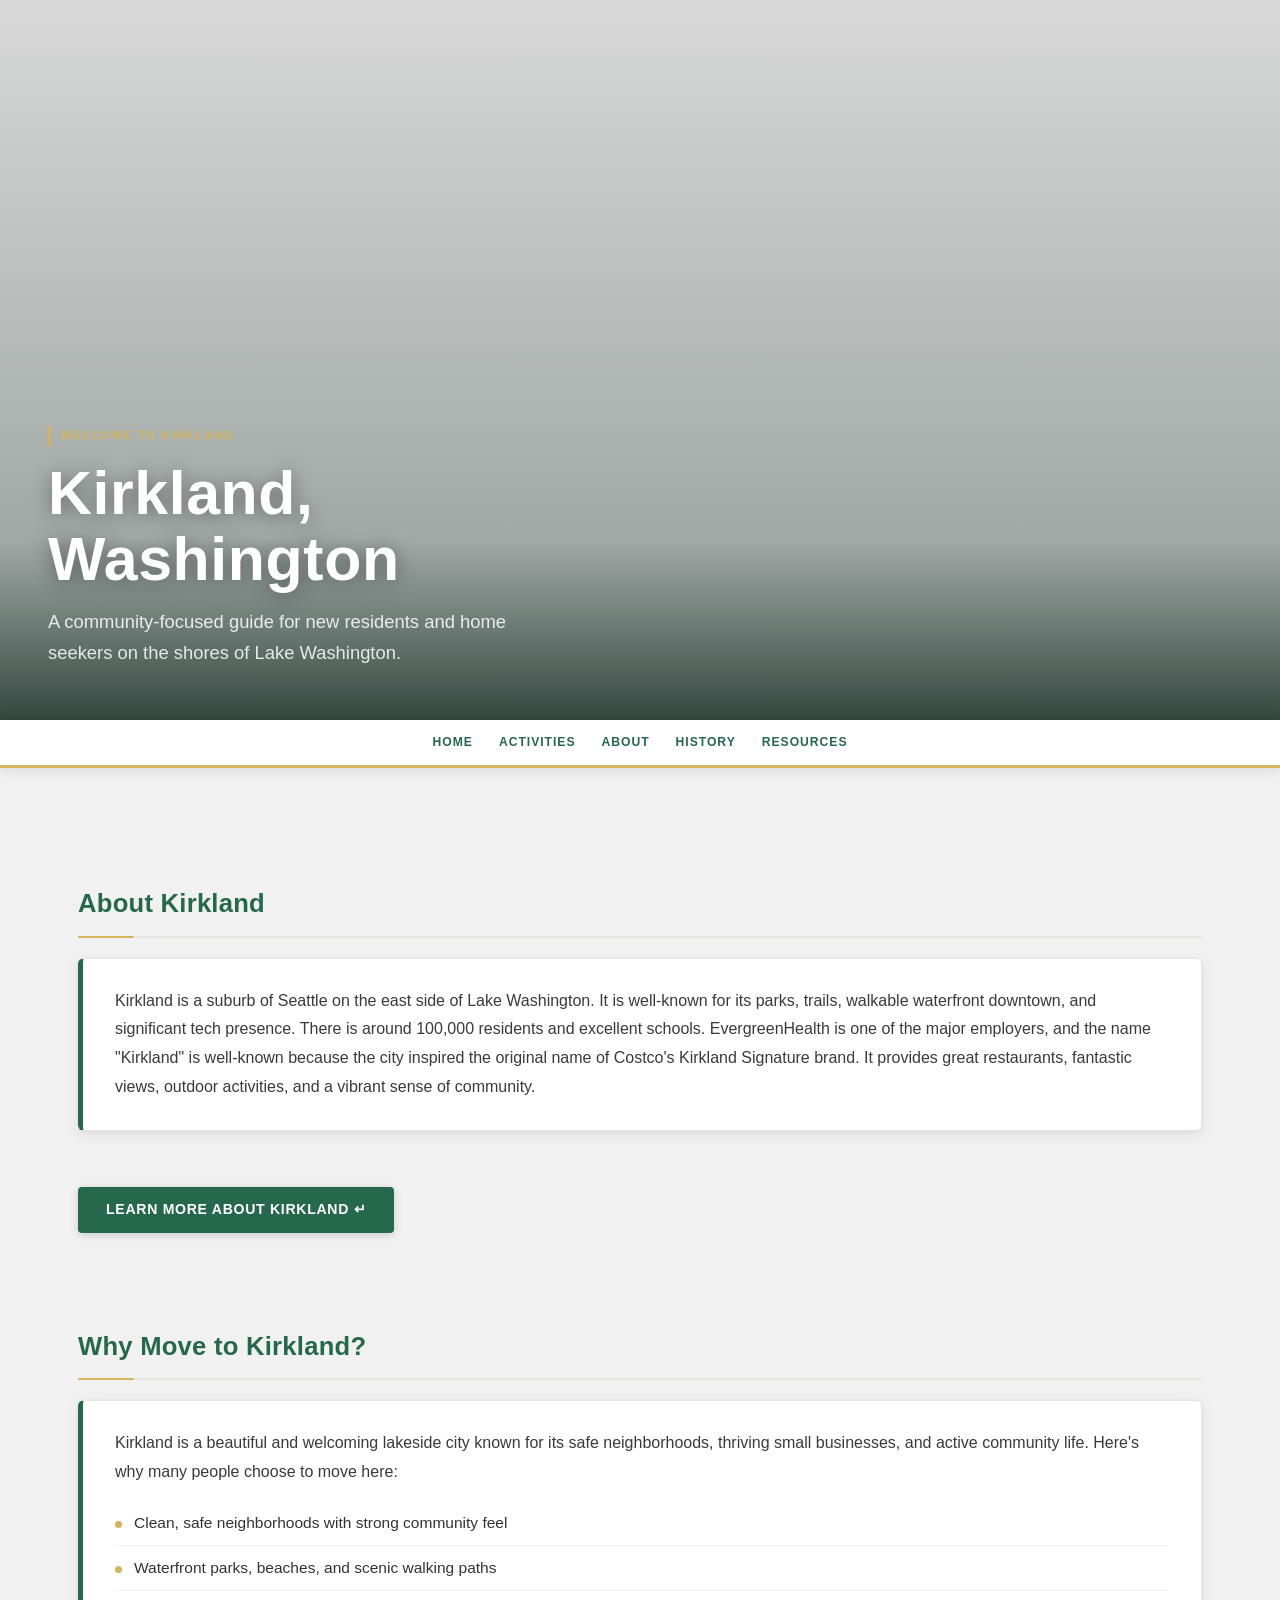
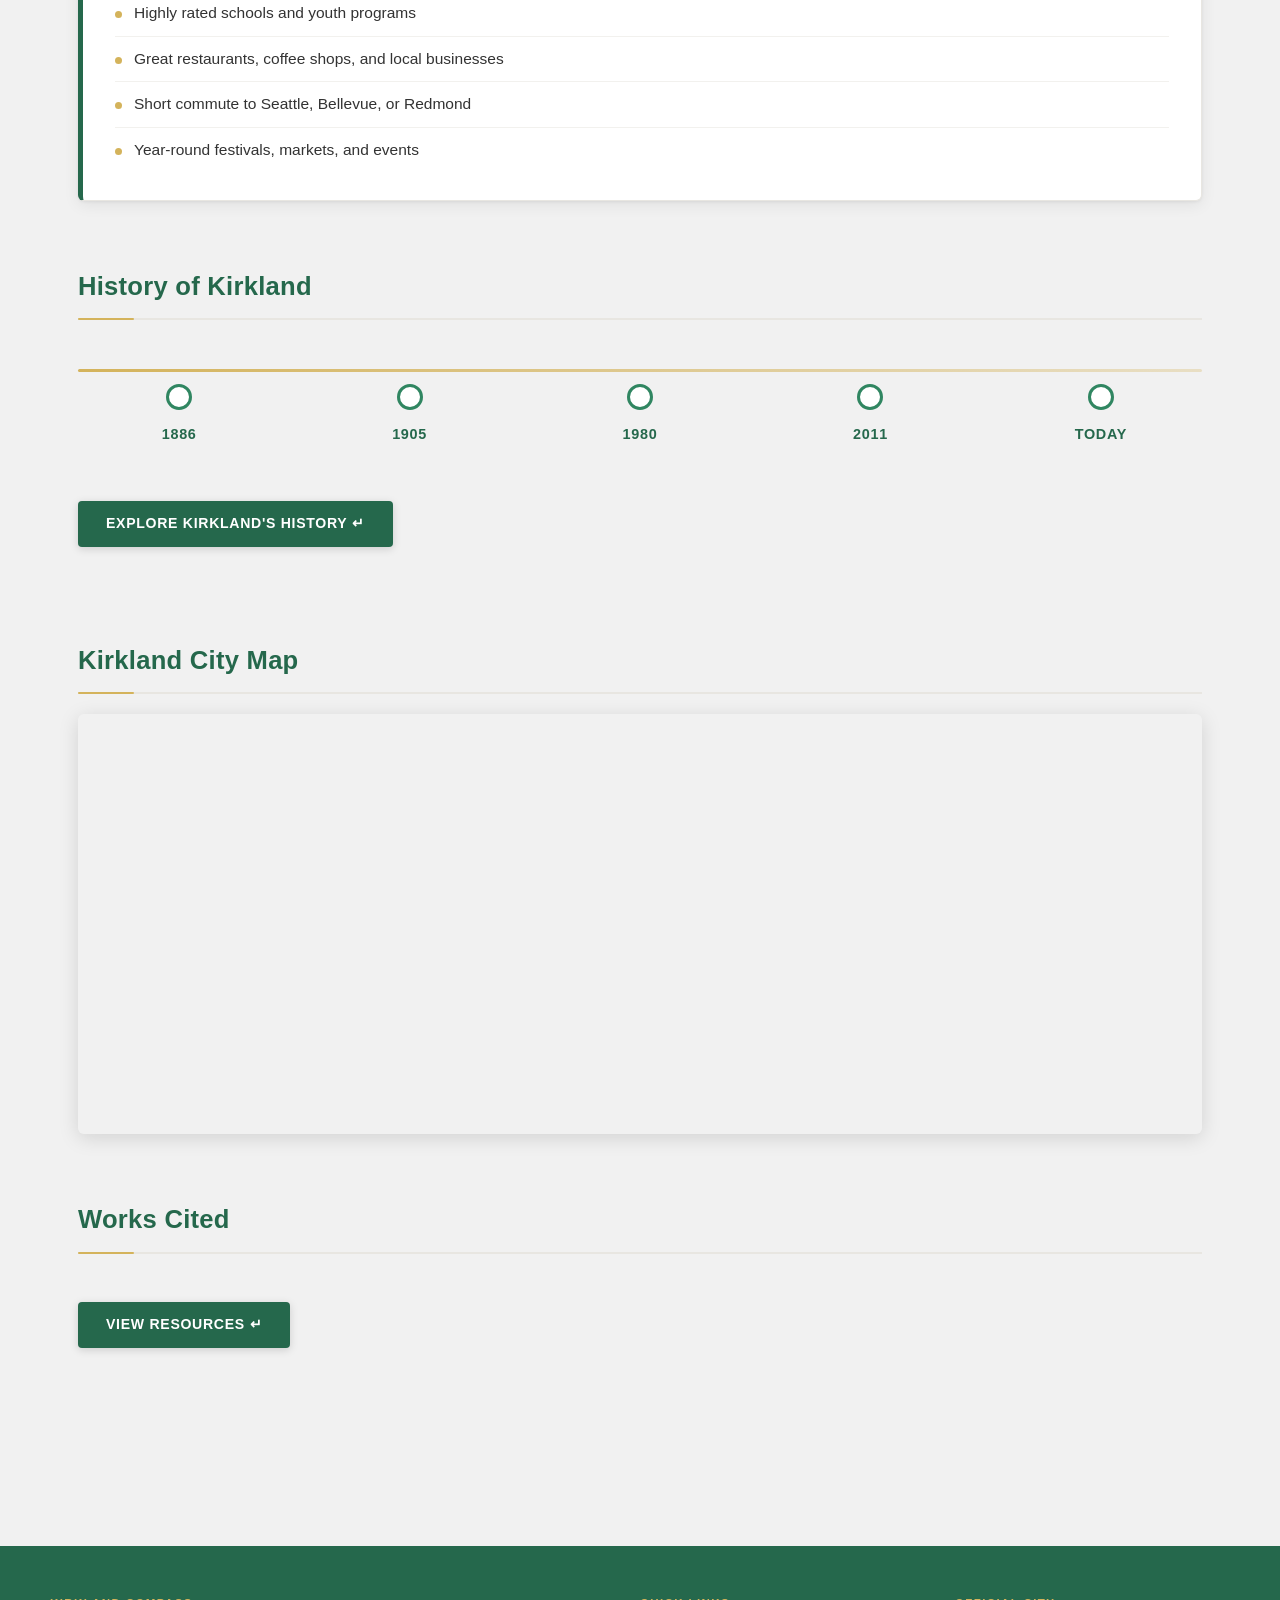
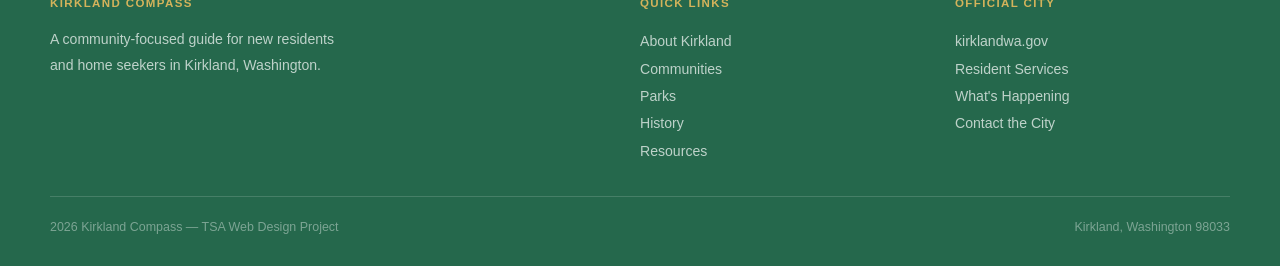
<file: index.html>
<!DOCTYPE html>
<html lang="en">
<head>
  <meta charset="UTF-8">
  <meta name="viewport" content="width=device-width, initial-scale=1.0">
  <link rel="icon" type="image/jpg" href="KirkSeal.png">
  <link rel="stylesheet" href="style.css">
  <title>Kirkland Compass</title>
  <style>
    .about-btn-wrapper { margin-top: 28px; }
    .timeline-item p { display: none; }
    .timeline-item.active p { display: block; }
  </style>
</head>

<body class="home">

<header class="hero">
  <div class="hero-overlay"></div>
  <div class="hero-content">
    <span class="eyebrow">Welcome to Kirkland</span>
    <h1>Kirkland, Washington</h1>
    <p>A community-focused guide for new residents and home seekers on the shores of Lake Washington.</p>
  </div>
</header>

<div class="subnav">
  <div class="subnav-item">
    <a href="index.html">Home</a>
    <div class="subnav-dropdown">
      <a href="index.html#about">About</a>
      <a href="index.html#whyMoveSection">Why Move?</a>
      <a href="index.html#history">History</a>
      <a href="index.html#map">Map</a>
      <a href="index.html#worksCited">Works Cited</a>
    </div>
  </div>
  <div class="subnav-item">
    <a href="activities.html">Activities</a>
    <div class="subnav-dropdown">
      <a href="activities.html#things-to-do">Things to Do</a>
      <a href="activities.html#restaurants">Restaurants</a>
      <a href="activities.html#parks">Parks</a>
      <a href="activities.html#map">Map</a>
      <a href="activities.html#communities">Communities</a>
    </div>
  </div>
  <a href="info.html">About</a>
  <a href="history.html">History</a>
  <div class="subnav-item">
    <a href="resources.html">Resources</a>
    <div class="subnav-dropdown">
      <a href="WebsiteDesignWorkLog.pdf">Work Log</a>
      <a href="Student Copyright Checklist.pdf">Student Copyright Checklist</a>
    </div>
  </div>
</div>

<div class="wrapper">

  <h2 id="about">About Kirkland</h2>
  <div class="card-list">
    <p>
      Kirkland is a suburb of Seattle on the east side of Lake Washington. It is well-known
      for its parks, trails, walkable waterfront downtown, and significant tech presence.
      There is around 100,000 residents and excellent schools.
      EvergreenHealth is one of the major employers, and the name "Kirkland" is well-known because
      the city inspired the original name of Costco's Kirkland Signature brand.
      It provides great restaurants, fantastic views, outdoor activities, and a vibrant sense of community.
    </p>
  </div>
  <div class="about-btn-wrapper">
    <a href="info.html" class="btn">Learn More About Kirkland ↵</a>
  </div>

  <h2 id="whyMoveSection">Why Move to Kirkland?</h2>
  <div class="card-list">
    <p>Kirkland is a beautiful and welcoming lakeside city known for its safe neighborhoods,
      thriving small businesses, and active community life. Here's why many people choose to move here:</p>
    <ul style="margin-top: 14px;">
      <li>Clean, safe neighborhoods with strong community feel</li>
      <li>Waterfront parks, beaches, and scenic walking paths</li>
      <li>Highly rated schools and youth programs</li>
      <li>Great restaurants, coffee shops, and local businesses</li>
      <li>Short commute to Seattle, Bellevue, or Redmond</li>
      <li>Year-round festivals, markets, and events</li>
    </ul>
  </div>

  <h2 id="history">History of Kirkland</h2>
  <div class="timeline">
    <div class="timeline-item" onclick="toggleTimeline(this)">
      <div class="circle"></div>
      <h3>1886</h3>
      <p>Kirkland was founded by Peter Kirk with plans for a steel industry on Lake Washington.</p>
    </div>
    <div class="timeline-item" onclick="toggleTimeline(this)">
      <div class="circle"></div>
      <h3>1905</h3>
      <p>Ferry access connected Kirkland to Seattle, boosting growth.</p>
    </div>
    <div class="timeline-item" onclick="toggleTimeline(this)">
      <div class="circle"></div>
      <h3>1980</h3>
      <p>Tech companies began to take root, driving rapid expansion.</p>
    </div>
    <div class="timeline-item" onclick="toggleTimeline(this)">
      <div class="circle"></div>
      <h3>2011</h3>
      <p>Annexation of surrounding neighborhoods increased population and area.</p>
    </div>
    <div class="timeline-item" onclick="toggleTimeline(this)">
      <div class="circle"></div>
      <h3>Today</h3>
      <p>Kirkland is home to diverse communities, businesses, waterfront recreation, and strong neighborhood connections.</p>
    </div>
  </div>

  <a href="history.html" class="btn">Explore Kirkland's History ↵</a>

  <h2 id="map">Kirkland City Map</h2>
  <div class="map-box">
    <iframe class="map"
      src="https://www.google.com/maps/embed?pb=!1m18!1m12!1m3!1d26882.363694387897!2d-122.2169586!3d47.6859576!2m3!1f0!2f0!3f0!3m2!1i1024!2i768!4f13.1!3m3!1m2!1s0x54906dabebbd6bbb%3A0x77db7c2a5c1f98ad!2sKirkland%2C%20WA!5e0!3m2!1sen!2sus!4v1731880000000!5m2!1sen!2sus">
    </iframe>
  </div>

  <h2 id="worksCited">Works Cited</h2>
  <a href="resources.html" class="btn">View Resources ↵</a>

</div>

<footer class="site-footer">
  <div class="footer-inner">
    <div>
      <h4>Kirkland Compass</h4>
      <p>A community-focused guide for new residents<br>and home seekers in Kirkland, Washington.</p>
    </div>
    <div>
      <h4>Quick Links</h4>
      <ul>
        <li><a href="#about">About Kirkland</a></li>
        <li><a href="#communities">Communities</a></li>
        <li><a href="#parks">Parks</a></li>
        <li><a href="history.html">History</a></li>
        <li><a href="resources.html">Resources</a></li>
      </ul>
    </div>
    <div>
      <h4>Official City</h4>
      <ul>
        <li><a href="https://www.kirklandwa.gov" target="_blank">kirklandwa.gov</a></li>
        <li><a href="https://www.kirklandwa.gov/Resident" target="_blank">Resident Services</a></li>
        <li><a href="https://www.kirklandwa.gov/Whats-Happening" target="_blank">What's Happening</a></li>
        <li><a href="https://www.kirklandwa.gov/Government/Contact-Us" target="_blank">Contact the City</a></li>
      </ul>
    </div>
  </div>
  <div class="footer-bottom">
    <span>2026 Kirkland Compass — TSA Web Design Project</span>
    <span>Kirkland, Washington 98033</span>
  </div>
</footer>

<script>
function toggleTimeline(item) {
  item.classList.toggle("active");
}

document.querySelectorAll('.subnav-item > a').forEach(link => {
  let tapped = false;

  link.addEventListener('click', function(e) {
    const item = this.parentElement;
    const dropdown = item.querySelector('.subnav-dropdown');

    if (dropdown && window.innerWidth <= 768) {
      if (!tapped) {
        e.preventDefault(); // first tap opens dropdown
        const isOpen = item.classList.contains('open');
        document.querySelectorAll('.subnav-item').forEach(i => i.classList.remove('open'));
        if (!isOpen) item.classList.add('open');
        tapped = true;

        // Close dropdown and reset tapped if user clicks outside
        document.addEventListener('click', function docListener(event) {
          if (!item.contains(event.target)) {
            item.classList.remove('open');
            tapped = false;
            document.removeEventListener('click', docListener);
          }
        });
      } else {
        // second tap follows the link
        tapped = false; // reset for next time
      }
    }
  });
});
</script>
</body>
</html>
</file>
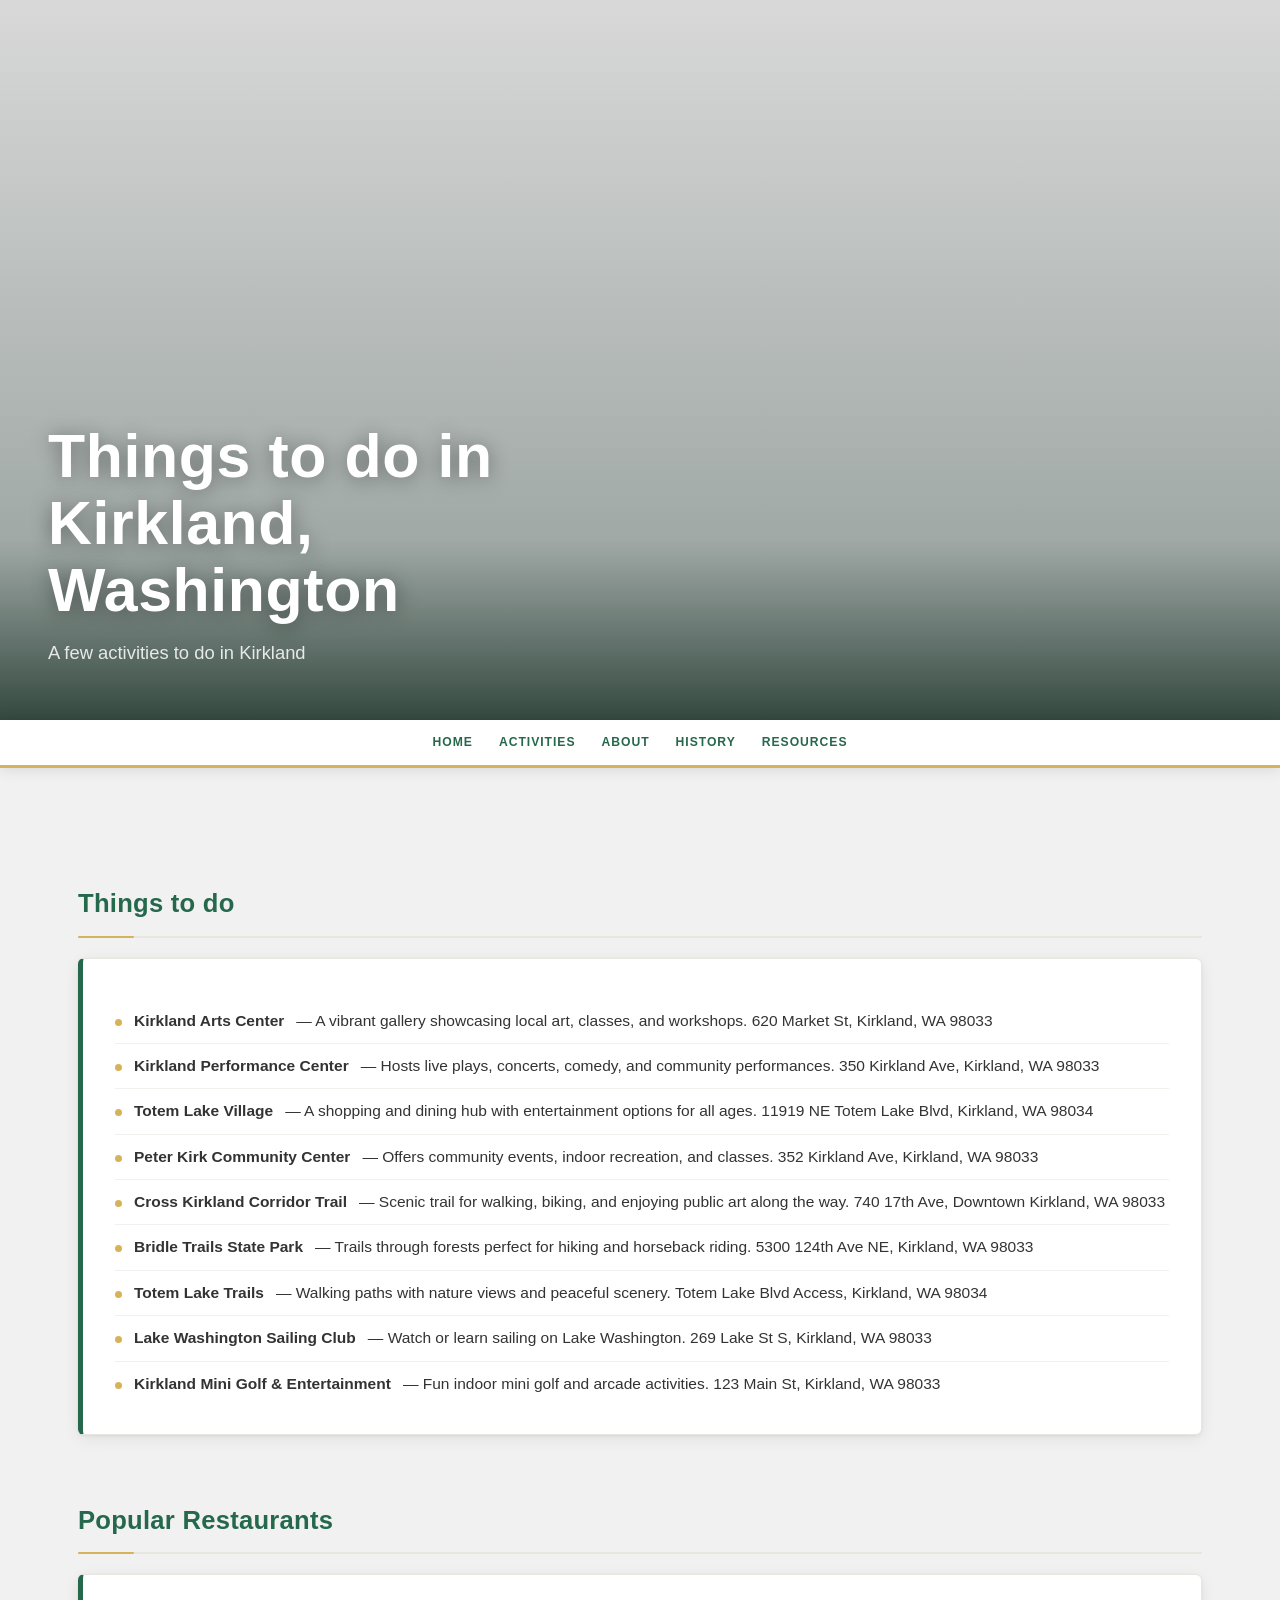
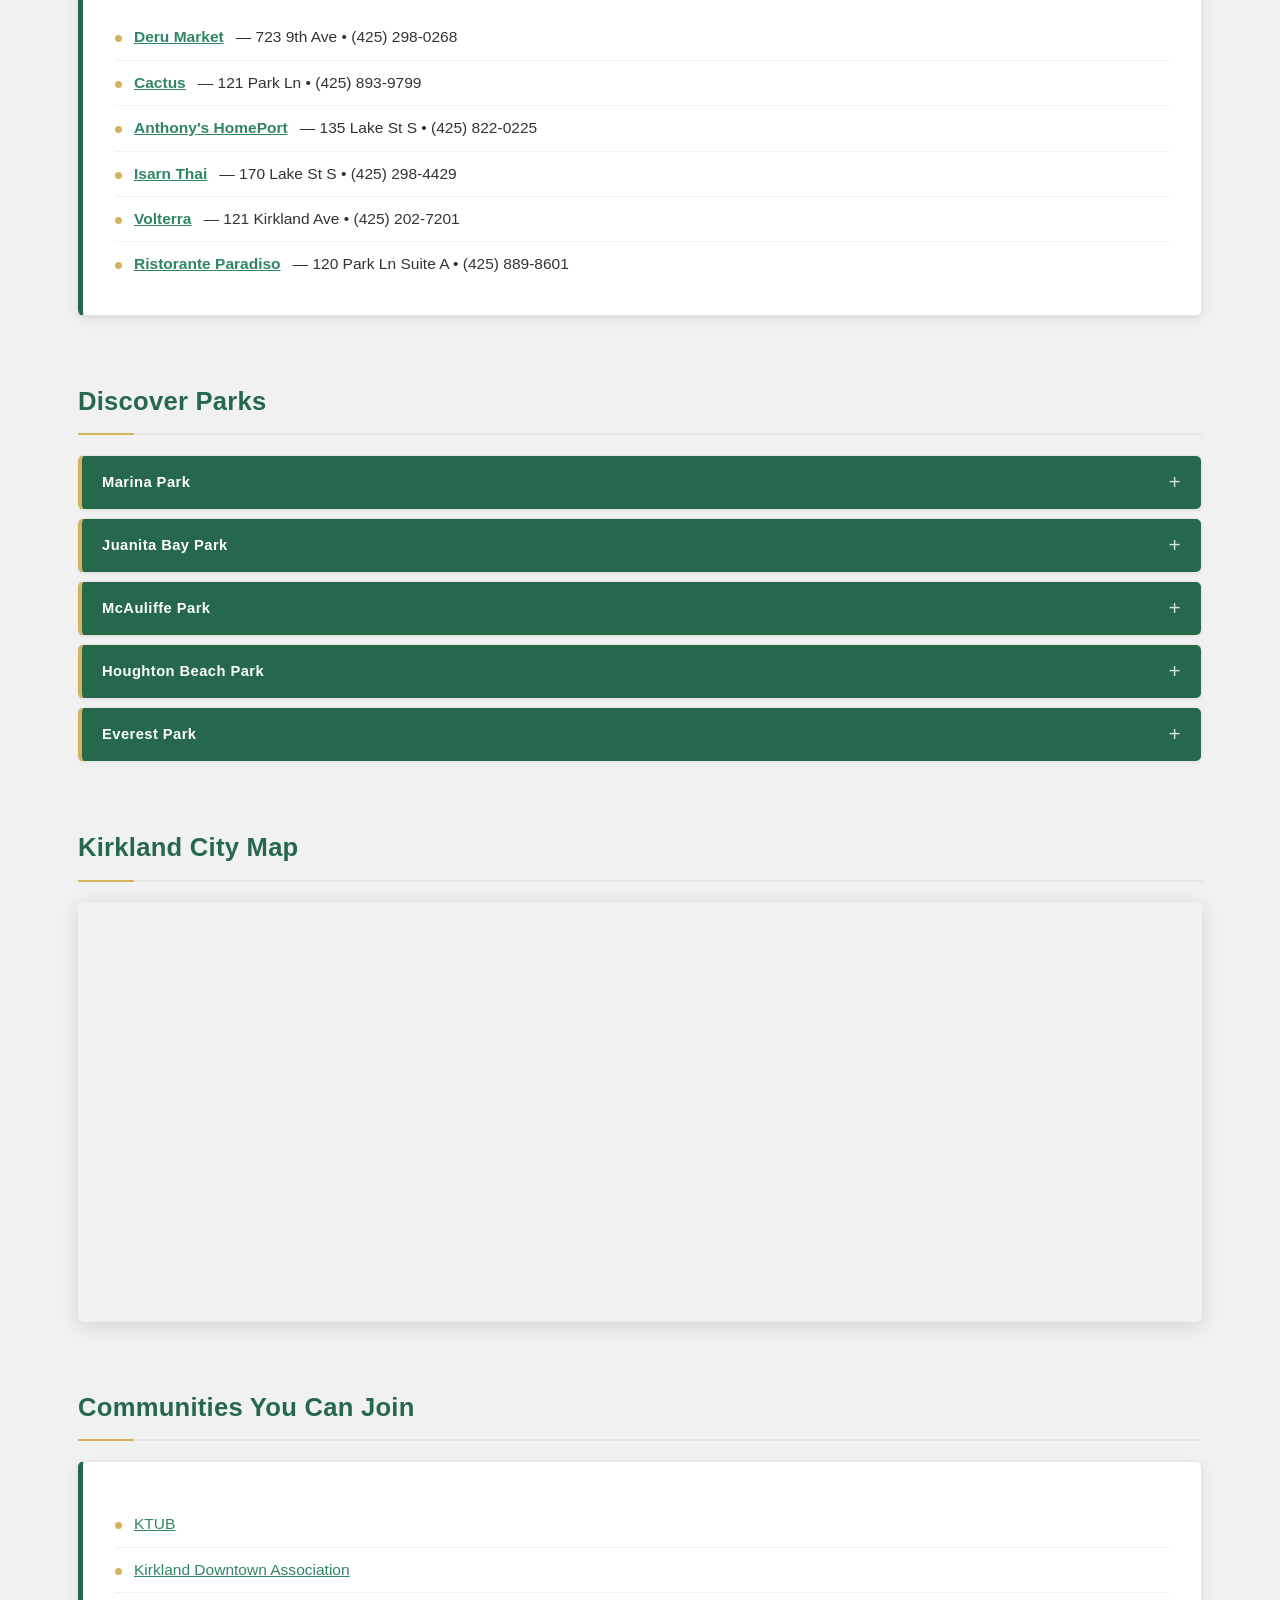
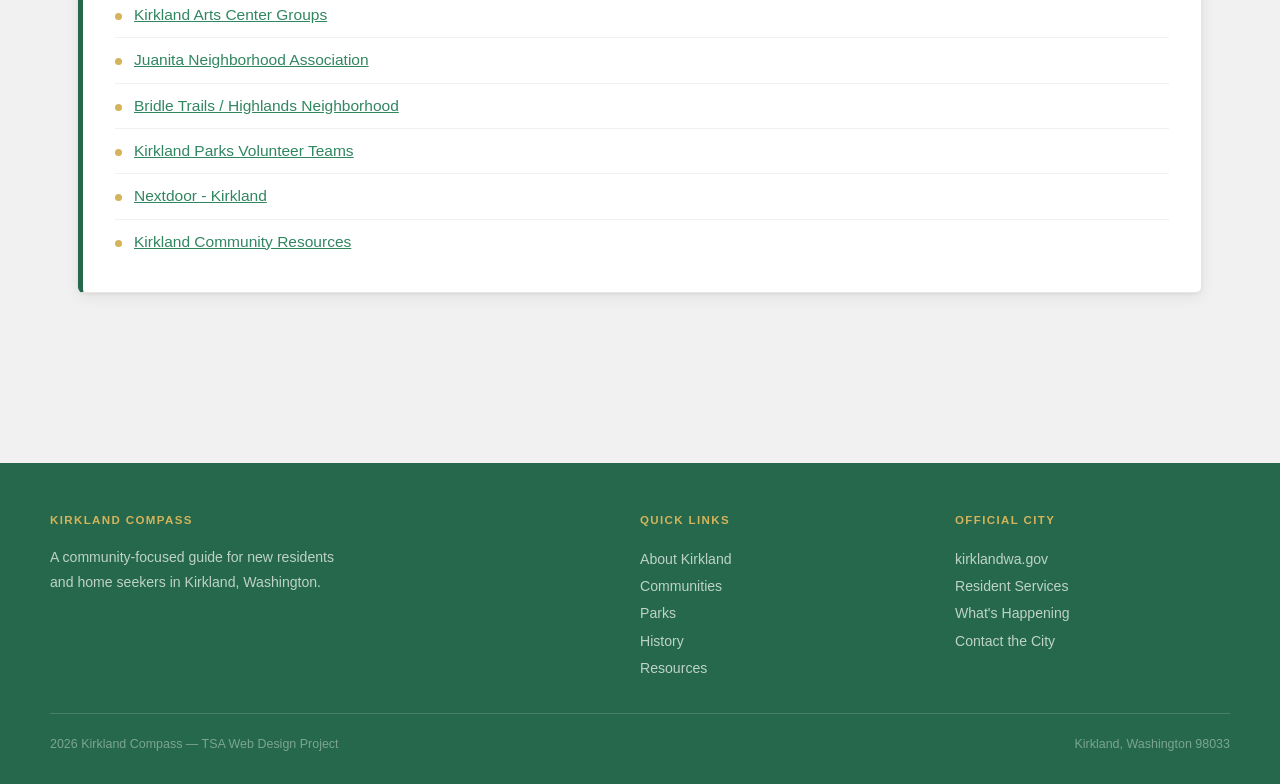
<file: activities.html>
<!DOCTYPE html>
  <html lang="en">
  <head>
    <meta charset="UTF-8" />
    <meta name="viewport" content="width=device-width, initial-scale=1.0" />
    <link rel="icon" type="image/jpg" href="KirkSeal.png" />
    <link rel="stylesheet" href="style.css" />
    <title>Activities - Kirkland Compass</title>
  </head>

  <body class="activities">
    <header class="hero">
      <div class="hero-overlay"></div>
      <div class="hero-content">
        <h1>Things to do in Kirkland, Washington</h1>
        <p>A few activities to do in Kirkland</p>
      </div>
    </header>

  <div class="subnav">
  <div class="subnav-item">
    <a href="index.html">Home</a>
    <div class="subnav-dropdown">
      <a href="index.html#about">About</a>
      <a href="index.html#whyMoveSection">Why Move?</a>
      <a href="index.html#history">History</a>
      <a href="index.html#map">Map</a>
      <a href="index.html#worksCited">Works Cited</a>
    </div>
  </div>
  <div class="subnav-item">
    <a href="activities.html">Activities</a>
    <div class="subnav-dropdown">
      <a href="activities.html#things-to-do">Things to Do</a>
      <a href="activities.html#restaurants">Restaurants</a>
      <a href="activities.html#parks">Parks</a>
      <a href="activities.html#map">Map</a>
      <a href="activities.html#communities">Communities</a>
    </div>
  </div>
  <a href="info.html">About</a>
  <a href="history.html">History</a>
  <div class="subnav-item">
    <a href="resources.html">Resources</a>
    <div class="subnav-dropdown">
      <a href="WebsiteDesignWorkLog.pdf">Work Log</a>
      <a href="Student Copyright Checklist.pdf">Student Copyright Checklist</a>
    </div>
  </div>
</div>

  <div class="wrapper">

    <h2 id="things-to-do">Things to do</h2>
  <div class="card-list">
    <ul>
      <li><strong>Kirkland Arts Center</strong> — A vibrant gallery showcasing local art, classes, and workshops.  
      620 Market St, Kirkland, WA 98033</li>

      <li><strong>Kirkland Performance Center</strong> — Hosts live plays, concerts, comedy, and community performances.  
      350 Kirkland Ave, Kirkland, WA 98033</li>

      <li><strong>Totem Lake Village</strong> — A shopping and dining hub with entertainment options for all ages.  
      11919 NE Totem Lake Blvd, Kirkland, WA 98034</li>

      <li><strong>Peter Kirk Community Center</strong> — Offers community events, indoor recreation, and classes.  
      352 Kirkland Ave, Kirkland, WA 98033</li>

      <li><strong>Cross Kirkland Corridor Trail</strong> — Scenic trail for walking, biking, and enjoying public art along the way.  
      740 17th Ave, Downtown Kirkland, WA 98033</li>

      <li><strong>Bridle Trails State Park</strong> — Trails through forests perfect for hiking and horseback riding.  
      5300 124th Ave NE, Kirkland, WA 98033</li>

      <li><strong>Totem Lake Trails</strong> — Walking paths with nature views and peaceful scenery.  
      Totem Lake Blvd Access, Kirkland, WA 98034</li>

      <li><strong>Lake Washington Sailing Club</strong> — Watch or learn sailing on Lake Washington.  
      269 Lake St S, Kirkland, WA 98033</li>

      <li><strong>Kirkland Mini Golf & Entertainment</strong> — Fun indoor mini golf and arcade activities.  
      123 Main St, Kirkland, WA 98033</li>
  </div>
  
    <h2 id="restaurants">Popular Restaurants</h2>
    <div class="card-list">
      <ul>
        <li><strong><a href="https://www.derumarket.com" target="_blank">Deru Market</a></strong> — 723 9th Ave • (425) 298-0268</li>
        <li><strong><a href="https://www.cactusrestaurants.com/location/locations-kirkland" target="_blank">Cactus</a></strong> — 121 Park Ln • (425) 893-9799</li>
        <li><strong><a href="https://www.anthonys.com/restaurant/anthonys-homeport-kirkland/" target="_blank">Anthony's HomePort</a></strong> — 135 Lake St S • (425) 822-0225</li>
        <li><strong><a href="https://isarnkitchen.com" target="_blank">Isarn Thai</a></strong> — 170 Lake St S • (425) 298-4429</li>
        <li><strong><a href="https://volterrakirkland.com" target="_blank">Volterra</a></strong> — 121 Kirkland Ave • (425) 202-7201</li>
        <li><strong><a href="https://ristoranteparadiso.com" target="_blank">Ristorante Paradiso</a></strong> — 120 Park Ln Suite A • (425) 889-8601</li>
      </ul>
    </div>

    <h2 id="parks">Discover Parks</h2>

    <div class="accordion">
      <input type="checkbox" id="accordion1" />
      <label for="accordion1">Marina Park</label>
      <div class="accordion-content">
        <p>Marina Park features a sandy beach, boat launch, public art and a beautiful open-air pavilion as well as summer concerts and magnificent views. 25 Lakeshore Plaza Drive, Kirkland 98033</p>
      </div>
    </div>
    <div class="accordion">
      <input type="checkbox" id="accordion2" />
      <label for="accordion2">Juanita Bay Park</label>
      <div class="accordion-content">
        <p>Juanita Bay Park features flora, fauna, views of Forbes Creek Wetland, Juanita Beach, and Juanita Bay. 2201 Market St, Kirkland 98033</p>
      </div>
    </div>
    <div class="accordion">
      <input type="checkbox" id="accordion3" />
      <label for="accordion3">McAuliffe Park</label>
      <div class="accordion-content">
        <p>McAuliffe Park is located on a historic farm site in Kirkland's Juanita neighborhood. 10824 NE 116 Street, Kirkland 98034</p>
      </div>
    </div>
    <div class="accordion">
      <input type="checkbox" id="accordion4" />
      <label for="accordion4">Houghton Beach Park</label>
      <div class="accordion-content">
        <p>A waterfront community park located in Kirkland's Lakeview neighborhood. 5811 Lake Washington Blvd, Kirkland 98033</p>
      </div>
    </div>
    <div class="accordion">
      <input type="checkbox" id="accordion5" />
      <label for="accordion5">Everest Park</label>
      <div class="accordion-content">
        <p>Everest Park is a community park with many amenities, including pickleball courts, ballfields, a playground, and a picnic shelter. 500 8th St S, Kirkland 98033</p>
      </div>
    </div>

    <h2 id="map">Kirkland City Map</h2>
    <div class="map-box">
      <iframe class="map"
        src="https://www.google.com/maps/embed?pb=!1m18!1m12!1m3!1d26882.363694387897!2d-122.2169586!3d47.6859576!2m3!1f0!2f0!3f0!3m2!1i1024!2i768!4f13.1!3m3!1m2!1s0x54906dabebbd6bbb%3A0x77db7c2a5c1f98ad!2sKirkland%2C%20WA!5e0!3m2!1sen!2sus!4v1731880000000!5m2!1sen!2sus">
      </iframe>
    </div>

    <h2 id="communities">Communities You Can Join</h2>
    <div class="card-list">
      <ul>
        <li><a href="https://www.kirklandwa.gov/Government/Departments/Parks-and-Community-Services/Kirkland-Teen-Union-Building" target="_blank">KTUB</a></li>
        <li><a href="https://kirklanddowntown.org/" target="_blank">Kirkland Downtown Association</a></li>
        <li><a href="https://www.kirklandartscenter.org/" target="_blank">Kirkland Arts Center Groups</a></li>
        <li><a href="https://www.juanitaneighborhood.com/" target="_blank">Juanita Neighborhood Association</a></li>
        <li><a href="https://bridletrails.org/" target="_blank">Bridle Trails / Highlands Neighborhood</a></li>
        <li><a href="https://www.kirklandwa.gov/departments/parks-community-services/volunteer" target="_blank">Kirkland Parks Volunteer Teams</a></li>
        <li><a href="https://nextdoor.com" target="_blank">Nextdoor - Kirkland</a></li>
        <li><a href="https://www.kirklandwa.gov/Government/Departments/Parks-and-Community-Services/Recreation-Programs-Services/50-Activities-and-Services/Community-Resources" target="_blank">Kirkland Community Resources</a></li>
      </ul>
    </div>

  </div>

  <footer class="site-footer">
    <div class="footer-inner">
      <div>
        <h4>Kirkland Compass</h4>
        <p>A community-focused guide for new residents<br>and home seekers in Kirkland, Washington.</p>
      </div>
      <div>
        <h4>Quick Links</h4>
        <ul>
          <li><a href="#about">About Kirkland</a></li>
          <li><a href="#communities">Communities</a></li>
          <li><a href="#parks">Parks</a></li>
          <li><a href="history.html">History</a></li>
          <li><a href="resources.html">Resources</a></li>
        </ul>
      </div>
      <div>
        <h4>Official City</h4>
        <ul>
          <li><a href="https://www.kirklandwa.gov" target="_blank">kirklandwa.gov</a></li>
          <li><a href="https://www.kirklandwa.gov/Resident" target="_blank">Resident Services</a></li>
          <li><a href="https://www.kirklandwa.gov/Whats-Happening" target="_blank">What's Happening</a></li>
          <li><a href="https://www.kirklandwa.gov/Government/Contact-Us" target="_blank">Contact the City</a></li>
        </ul>
      </div>
    </div>
    <div class="footer-bottom">
      <span>2026 Kirkland Compass — TSA Web Design Project</span>
      <span>Kirkland, Washington 98033</span>
    </div>
  </footer>

    <script>
function toggleTimeline(item) {
  item.classList.toggle("active");
}

document.querySelectorAll('.subnav-item > a').forEach(link => {
  let tapped = false;

  link.addEventListener('click', function(e) {
    const item = this.parentElement;
    const dropdown = item.querySelector('.subnav-dropdown');

    if (dropdown && window.innerWidth <= 768) {
      if (!tapped) {
        e.preventDefault(); // first tap opens dropdown
        const isOpen = item.classList.contains('open');
        document.querySelectorAll('.subnav-item').forEach(i => i.classList.remove('open'));
        if (!isOpen) item.classList.add('open');
        tapped = true;

        // Close dropdown and reset tapped if user clicks outside
        document.addEventListener('click', function docListener(event) {
          if (!item.contains(event.target)) {
            item.classList.remove('open');
            tapped = false;
            document.removeEventListener('click', docListener);
          }
        });
      } else {
        // second tap follows the link
        tapped = false; // reset for next time
      }
    }
  });
});
</script>
  </body>
  </html>
</file>
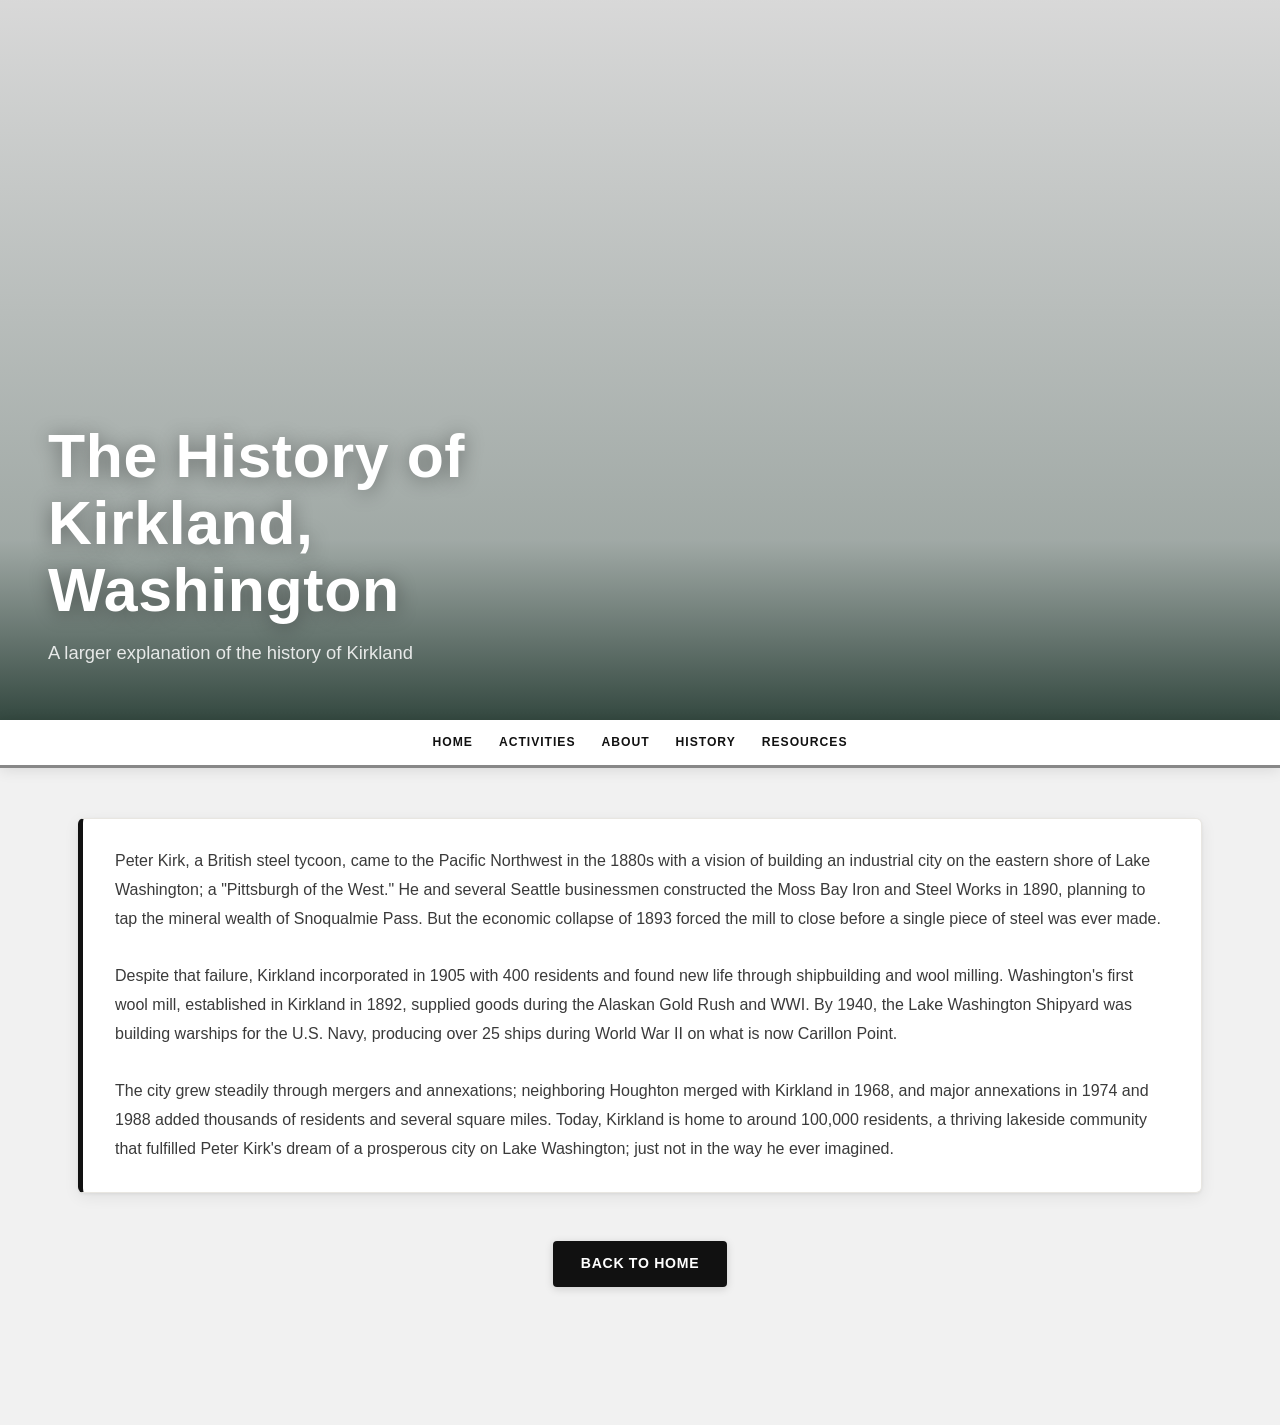
<file: history.html>
<!DOCTYPE html>
<html lang="en">
<head>
  <meta charset="UTF-8" />
  <meta name="viewport" content="width=device-width, initial-scale=1.0" />
  <link rel="icon" type="image/jpg" href="KirkSeal.png" />
  <link rel="stylesheet" href="style.css" />
  <title>Kirkland Compass - History</title>
</head>

<body class="history">
  <header class="hero">
    <div class="hero-overlay"></div>
    <div class="hero-content">
      <h1>The History of Kirkland, Washington</h1>
      <p>A larger explanation of the history of Kirkland</p>
    </div>
  </header>

<div class="subnav">
  <div class="subnav-item">
    <a href="index.html">Home</a>
    <div class="subnav-dropdown">
      <a href="index.html#about">About</a>
      <a href="index.html#whyMoveSection">Why Move?</a>
      <a href="index.html#history">History</a>
      <a href="index.html#map">Map</a>
      <a href="index.html#worksCited">Works Cited</a>
    </div>
  </div>
  <div class="subnav-item">
    <a href="activities.html">Activities</a>
    <div class="subnav-dropdown">
      <a href="activities.html#things-to-do">Things to Do</a>
      <a href="activities.html#restaurants">Restaurants</a>
      <a href="activities.html#parks">Parks</a>
      <a href="activities.html#map">Map</a>
      <a href="activities.html#communities">Communities</a>
    </div>
  </div>
  <a href="info.html">About</a>
  <a href="history.html">History</a>
  <div class="subnav-item">
    <a href="resources.html">Resources</a>
    <div class="subnav-dropdown">
      <a href="WebsiteDesignWorkLog.pdf">Work Log</a>
      <a href="Student Copyright Checklist.pdf">Student Copyright Checklist</a>
    </div>
  </div>
</div>

  <div class="wrapper">
    <div class="card-list">
      <p>Peter Kirk, a British steel tycoon, came to the Pacific Northwest in the 1880s with a vision of building an industrial city on the eastern shore of Lake Washington; a "Pittsburgh of the West." He and several Seattle businessmen constructed the Moss Bay Iron and Steel Works in 1890, planning to tap the mineral wealth of Snoqualmie Pass. But the economic collapse of 1893 forced the mill to close before a single piece of steel was ever made.<br>
        <br>Despite that failure, Kirkland incorporated in 1905 with 400 residents and found new life through shipbuilding and wool milling. Washington's first wool mill, established in Kirkland in 1892, supplied goods during the Alaskan Gold Rush and WWI. By 1940, the Lake Washington Shipyard was building warships for the U.S. Navy, producing over 25 ships during World War II on what is now Carillon Point.<br>
        <br>The city grew steadily through mergers and annexations; neighboring Houghton merged with Kirkland in 1968, and major annexations in 1974 and 1988 added thousands of residents and several square miles. Today, Kirkland is home to around 100,000 residents, a thriving lakeside community that fulfilled Peter Kirk's dream of a prosperous city on Lake Washington; just not in the way he ever imagined.<br>
    </div>

    <p class="center"><a href="index.html" class="btn">Back to Home</a></p>
  </div>

  <script>
function toggleTimeline(item) {
  item.classList.toggle("active");
}

document.querySelectorAll('.subnav-item > a').forEach(link => {
  let tapped = false;

  link.addEventListener('click', function(e) {
    const item = this.parentElement;
    const dropdown = item.querySelector('.subnav-dropdown');

    if (dropdown && window.innerWidth <= 768) {
      if (!tapped) {
        e.preventDefault(); // first tap opens dropdown
        const isOpen = item.classList.contains('open');
        document.querySelectorAll('.subnav-item').forEach(i => i.classList.remove('open'));
        if (!isOpen) item.classList.add('open');
        tapped = true;

        // Close dropdown and reset tapped if user clicks outside
        document.addEventListener('click', function docListener(event) {
          if (!item.contains(event.target)) {
            item.classList.remove('open');
            tapped = false;
            document.removeEventListener('click', docListener);
          }
        });
      } else {
        // second tap follows the link
        tapped = false; // reset for next time
      }
    }
  });
});
</script>
</body>
</html>
</file>
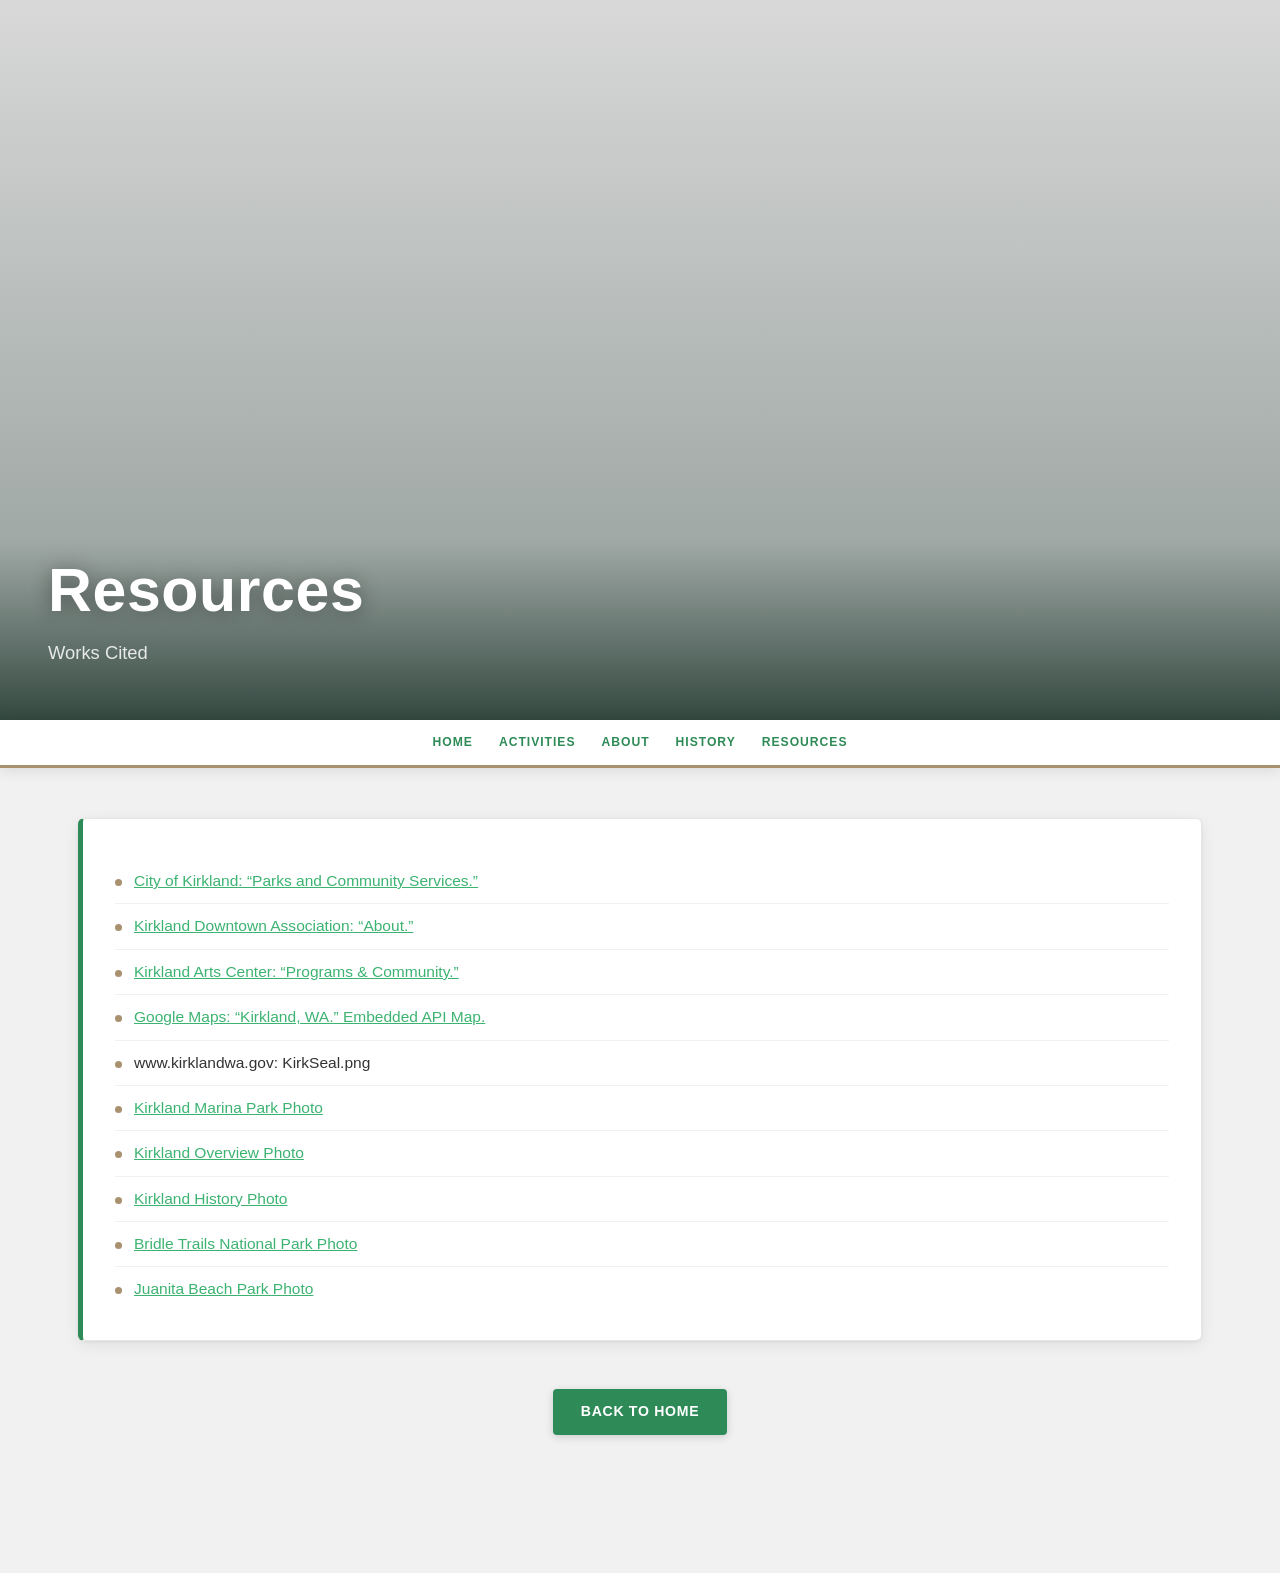
<file: info.html>
<!DOCTYPE html>
<html lang="en">
<head>
  <meta charset="UTF-8" />
  <meta name="viewport" content="width=device-width, initial-scale=1.0" />
  <link rel="icon" type="image/jpg" href="KirkSeal.png" />
  <link rel="stylesheet" href="style.css" />
  <title>Kirkland Compass - Resources</title>
</head>

<body class="resources">
  <header class="hero">
    <div class="hero-overlay"></div>
    <div class="hero-content">
      <h1>Resources</h1>
      <p>Works Cited</p>
    </div>
  </header>

  <div class="subnav">
  <div class="subnav-item">
    <a href="index.html">Home</a>
    <div class="subnav-dropdown">
      <a href="index.html#about">About</a>
      <a href="index.html#whyMoveSection">Why Move?</a>
      <a href="index.html#history">History</a>
      <a href="index.html#map">Map</a>
      <a href="index.html#worksCited">Works Cited</a>
    </div>
  </div>
  <div class="subnav-item">
    <a href="activities.html">Activities</a>
    <div class="subnav-dropdown">
      <a href="activities.html#things-to-do">Things to Do</a>
      <a href="activities.html#restaurants">Restaurants</a>
      <a href="activities.html#parks">Parks</a>
      <a href="activities.html#map">Map</a>
      <a href="activities.html#communities">Communities</a>
    </div>
  </div>
  <a href="info.html">About</a>
  <a href="history.html">History</a>
  <div class="subnav-item">
    <a href="resources.html">Resources</a>
    <div class="subnav-dropdown">
      <a href="WebsiteDesignWorkLog.pdf">Work Log</a>
      <a href="Student Copyright Checklist.pdf">Student Copyright Checklist</a>
    </div>
  </div>
</div>

  <div class="wrapper">
    <div class="card-list">
      <ul>
        <li><a href="https://www.kirklandwa.gov/Government/Departments/Parks-and-Community-Services" target="_blank">City of Kirkland: “Parks and Community Services.”</a></li>
        <li><a href="https://kirklanddowntown.org/" target="_blank">Kirkland Downtown Association: “About.”</a></li>
        <li><a href="https://kirklandartscenter.org/" target="_blank">Kirkland Arts Center: “Programs & Community.”</a></li>
        <li><a href="https://www.google.com/maps/embed?pb=!1m18!1m12!1m3!1d26882.363694387897!2d-122.2169586!3d47.6859576!2m3!1f0!2f0!3f0!3m2!1i1024!2i768!4f13.1!3m3!1m2!1s0x54906dabebbd6bbb:0x77db7c2a5c1f98ad!2sKirkland,%20WA!5e0!3m2!1sen!2sus!4v1731880000000!5m2!1sen!2sus" target="_blank">Google Maps: “Kirkland, WA.” Embedded API Map.</a></li>
        <li>www.kirklandwa.gov: KirkSeal.png</li>
        <li><a href="https://www.kirklandwa.gov/Government/Departments/Parks-and-Community-Services/Find-a-Park/Marina-Park" target="_blank">Kirkland Marina Park Photo</a></li>
        <li><a href="https://www.explorekirkland.com/things-to-do/parks/" target="_blank">Kirkland Overview Photo</a></li>
        <li><a href="https://www.historylink.org/file/208" target="_blank">Kirkland History Photo</a></li>
        <li><a href="https://beautifulwashington.com/parks-refuges/273-state-parks/524-bridle-trails-state-park.html" target="_blank">Bridle Trails National Park Photo</a></li>
        <li><a href="https://www.mxmla.com/juanita-beach-park" target="_blank">Juanita Beach Park Photo</a></li>
      </ul>
    </div>

    <p class="center"><a href="index.html" class="btn">Back to Home</a></p>
  </div>

  <script>
function toggleTimeline(item) {
  item.classList.toggle("active");
}

document.querySelectorAll('.subnav-item > a').forEach(link => {
  let tapped = false;

  link.addEventListener('click', function(e) {
    const item = this.parentElement;
    const dropdown = item.querySelector('.subnav-dropdown');

    if (dropdown && window.innerWidth <= 768) {
      if (!tapped) {
        e.preventDefault(); // first tap opens dropdown
        const isOpen = item.classList.contains('open');
        document.querySelectorAll('.subnav-item').forEach(i => i.classList.remove('open'));
        if (!isOpen) item.classList.add('open');
        tapped = true;

        // Close dropdown and reset tapped if user clicks outside
        document.addEventListener('click', function docListener(event) {
          if (!item.contains(event.target)) {
            item.classList.remove('open');
            tapped = false;
            document.removeEventListener('click', docListener);
          }
        });
      } else {
        // second tap follows the link
        tapped = false; // reset for next time
      }
    }
  });
});
</script>
</body>
</html>
</file>
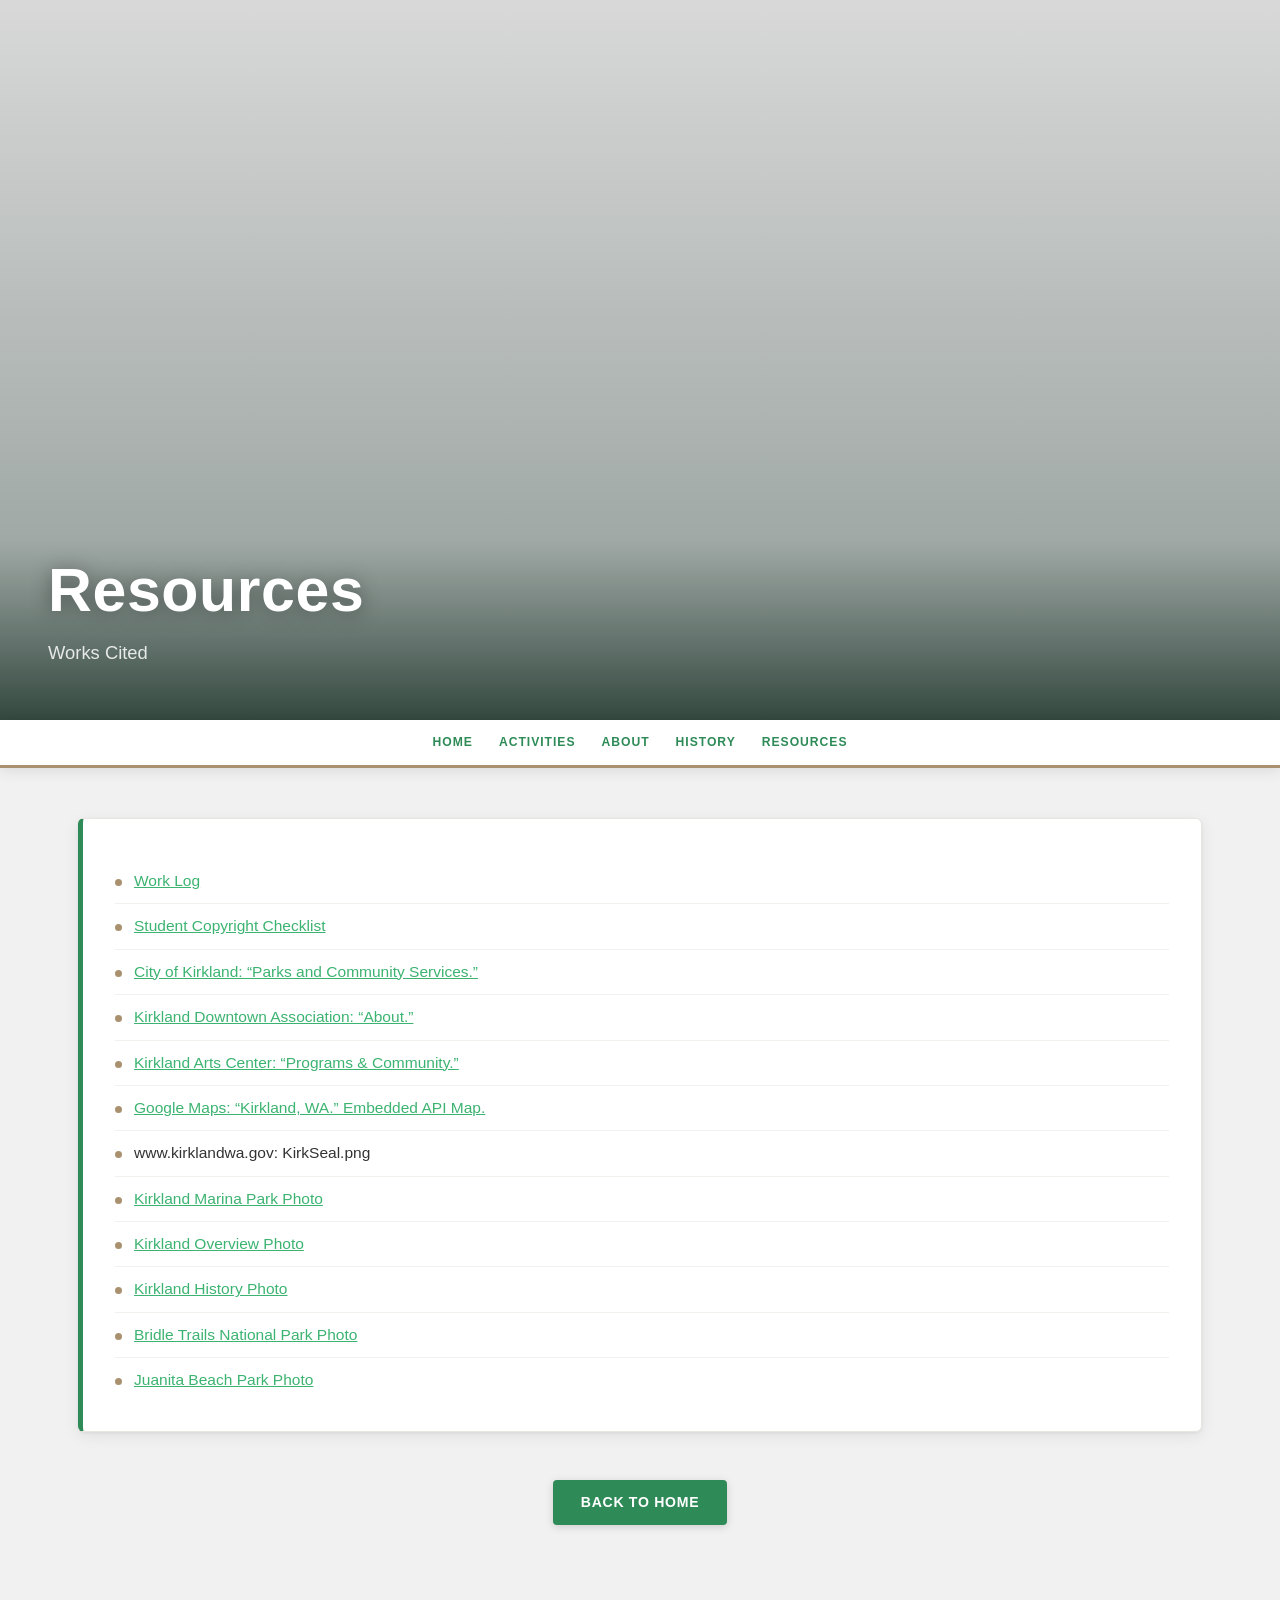
<file: resources.html>
<!DOCTYPE html>
<html lang="en">
<head>
  <meta charset="UTF-8" />
  <meta name="viewport" content="width=device-width, initial-scale=1.0" />
  <link rel="icon" type="image/jpg" href="KirkSeal.png" />
  <link rel="stylesheet" href="style.css" />
  <title>Kirkland Compass - Resources</title>
</head>

<body class="resources">
  <header class="hero">
    <div class="hero-overlay"></div>
    <div class="hero-content">
      <h1>Resources</h1>
      <p>Works Cited</p>
    </div>
  </header>

  <div class="subnav">
  <div class="subnav-item">
    <a href="index.html">Home</a>
    <div class="subnav-dropdown">
      <a href="index.html#about">About</a>
      <a href="index.html#whyMoveSection">Why Move?</a>
      <a href="index.html#history">History</a>
      <a href="index.html#map">Map</a>
      <a href="index.html#worksCited">Works Cited</a>
    </div>
  </div>
  <div class="subnav-item">
    <a href="activities.html">Activities</a>
    <div class="subnav-dropdown">
      <a href="activities.html#things-to-do">Things to Do</a>
      <a href="activities.html#restaurants">Restaurants</a>
      <a href="activities.html#parks">Parks</a>
      <a href="activities.html#map">Map</a>
      <a href="activities.html#communities">Communities</a>
    </div>
  </div>
  <a href="info.html">About</a>
  <a href="history.html">History</a>
  <div class="subnav-item">
    <a href="resources.html">Resources</a>
    <div class="subnav-dropdown">
      <a href="WebsiteDesignWorkLog.pdf">Work Log</a>
      <a href="Student Copyright Checklist.pdf">Student Copyright Checklist</a>
    </div>
  </div>
</div>

  <div class="wrapper">
    <div class="card-list">
      <ul>
        <li><a href="WebsiteDesignWorkLog.pdf">Work Log</a></li>
        <li><a href="Student Copyright Checklist.pdf">Student Copyright Checklist</a></li>
        <li><a href="https://www.kirklandwa.gov/Government/Departments/Parks-and-Community-Services" target="_blank">City of Kirkland: “Parks and Community Services.”</a></li>
        <li><a href="https://kirklanddowntown.org/" target="_blank">Kirkland Downtown Association: “About.”</a></li>
        <li><a href="https://kirklandartscenter.org/" target="_blank">Kirkland Arts Center: “Programs & Community.”</a></li>
        <li><a href="https://www.google.com/maps/embed?pb=!1m18!1m12!1m3!1d26882.363694387897!2d-122.2169586!3d47.6859576!2m3!1f0!2f0!3f0!3m2!1i1024!2i768!4f13.1!3m3!1m2!1s0x54906dabebbd6bbb:0x77db7c2a5c1f98ad!2sKirkland,%20WA!5e0!3m2!1sen!2sus!4v1731880000000!5m2!1sen!2sus" target="_blank">Google Maps: “Kirkland, WA.” Embedded API Map.</a></li>
        <li>www.kirklandwa.gov: KirkSeal.png</li>
        <li><a href="https://www.kirklandwa.gov/Government/Departments/Parks-and-Community-Services/Find-a-Park/Marina-Park" target="_blank">Kirkland Marina Park Photo</a></li>
        <li><a href="https://www.explorekirkland.com/things-to-do/parks/" target="_blank">Kirkland Overview Photo</a></li>
        <li><a href="https://www.historylink.org/file/208" target="_blank">Kirkland History Photo</a></li>
        <li><a href="https://beautifulwashington.com/parks-refuges/273-state-parks/524-bridle-trails-state-park.html" target="_blank">Bridle Trails National Park Photo</a></li>
        <li><a href="https://www.mxmla.com/juanita-beach-park" target="_blank">Juanita Beach Park Photo</a></li>
      </ul>
    </div>

    <p class="center"><a href="index.html" class="btn">Back to Home</a></p>
  </div>

    <script>
function toggleTimeline(item) {
  item.classList.toggle("active");
}

document.querySelectorAll('.subnav-item > a').forEach(link => {
  let tapped = false;

  link.addEventListener('click', function(e) {
    const item = this.parentElement;
    const dropdown = item.querySelector('.subnav-dropdown');

    if (dropdown && window.innerWidth <= 768) {
      if (!tapped) {
        e.preventDefault(); // first tap opens dropdown
        const isOpen = item.classList.contains('open');
        document.querySelectorAll('.subnav-item').forEach(i => i.classList.remove('open'));
        if (!isOpen) item.classList.add('open');
        tapped = true;

        // Close dropdown and reset tapped if user clicks outside
        document.addEventListener('click', function docListener(event) {
          if (!item.contains(event.target)) {
            item.classList.remove('open');
            tapped = false;
            document.removeEventListener('click', docListener);
          }
        });
      } else {
        // second tap follows the link
        tapped = false; // reset for next time
      }
    }
  });
});
</script>
</body>
</html>
</file>
<file: style.css>
* {
  margin: 0;
  padding: 0;
  box-sizing: border-box;
}

:root {
  --green: #1f4d3a;
  --green-light: #2f6c52;
  --gold: #d4b35b;
  --soft-bg: #f7f7f5;
  --text: #2a2a2a;
  --subnav-height: 48px;
}

body {
  font-family: "Segoe UI", Tahoma, Geneva, Verdana, sans-serif;
  background: var(--soft-bg);
  color: var(--text);
  line-height: 1.7;
}

h2[id] {
  scroll-margin-top: calc(var(--subnav-height) + 20px);
}

header.hero {
  position: relative;
  height: 80vh;
  background-image: url("https://www.kirklandwa.gov/files/assets/public/v/1/images/marinapark3retouched.jpg?dimension=pageimagefullwidth&w=1140");
  background-size: cover;
  background-position: center;
  display: flex;
  align-items: flex-end;
  justify-content: flex-start;
}

body.resources header.hero {
  background-image: url('https://beautifulwashington.com/images/bridle-trails-state-park/bridle-trails-state-park-2.jpg');
}

body.history header.hero {
  background-image: url('https://www.historylink.org/Content/Media/Photos/Large/Kirkland-Avenue-Kirkland-ca-1930.jpg');
}

body.info header.hero {
  background-image: url('https://explore-kirkland.s3.amazonaws.com/images/main-images/202206_Kirkland_Downtown_Aerial_NeirChris_0820_74346e7f-d746-4094-87b5-46748b6c948f.jpg?v=1761868730');
}

body.activities header.hero {
  background-image: url('https://images.squarespace-cdn.com/content/v1/61528b1f9e031c2872c8d9ec/b882dac2-40ad-4f69-a99f-5ab2ddd0e395/Juanita_1.jpg');
}

.hero-overlay {
  position: absolute;
  inset: 0;
  background: linear-gradient(
    to top,
    rgba(10, 35, 25, 0.82) 0%,
    rgba(10, 35, 25, 0.35) 25%,
    rgba(0,0,0,0.1) 100%
  );
}

.hero-content {
  position: relative;
  color: white;
  max-width: 700px;
  padding: 0 48px 52px;
}

.hero-content .eyebrow {
  display: inline-block;
  font-size: 0.72rem;
  font-weight: 700;
  letter-spacing: 0.14em;
  text-transform: uppercase;
  color: var(--gold);
  border-left: 3px solid var(--gold);
  padding-left: 10px;
  margin-bottom: 14px;
}

.hero-content h1 {
  font-size: clamp(2.4rem, 5vw, 3.8rem);
  font-weight: 700;
  line-height: 1.1;
  margin-bottom: 14px;
  letter-spacing: 0.01em;
  text-shadow: 0 2px 20px rgba(0,0,0,0.4);
}

.hero-content p {
  font-size: clamp(0.95rem, 1.8vw, 1.15rem);
  color: rgba(255,255,255,0.85);
  max-width: 520px;
  line-height: 1.65;
}

.subnav {
  height: var(--subnav-height);
  background: white;
  border-bottom: 3px solid var(--gold);
  display: flex;
  align-items: center;
  justify-content: center;
  gap: 2px;
  position: sticky;
  top: 0;
  z-index: 999;
  box-shadow: 0 2px 14px rgba(0,0,0,0.1);
}

.subnav a {
  font-size: 0.76rem;
  font-weight: 700;
  letter-spacing: 0.08em;
  text-transform: uppercase;
  color: var(--green);
  text-decoration: none;
  position: relative;
  padding: 0 12px;
  height: 100%;
  display: flex;
  align-items: center;
  transition: color 0.2s, background 0.2s;
  border-bottom: 3px solid transparent;
  margin-bottom: -3px;
}

.subnav a:hover {
  color: var(--green);
  background: rgba(31, 77, 58, 0.06);
  border-bottom-color: var(--gold);
}

.subnav-item {
  position: relative;
  height: 100%;
  display: flex;
  align-items: center;
}

.subnav-item > a {
  font-size: 0.76rem;
  font-weight: 700;
  letter-spacing: 0.08em;
  text-transform: uppercase;
  color: var(--green);
  text-decoration: none;
  padding: 0 12px;
  height: 100%;
  display: flex;
  align-items: center;
  transition: color 0.2s, background 0.2s;
  border-bottom: 3px solid transparent;
  margin-bottom: -3px;
}

.subnav-item > a:hover,
.subnav-item:hover > a {
  background: rgba(31, 77, 58, 0.06);
  border-bottom-color: var(--gold);
}

.subnav-dropdown {
  display: none;
  position: absolute;
  top: 100%;
  left: 0;
  background: white;
  border-top: 3px solid var(--gold);
  border-radius: 0 0 6px 6px;
  box-shadow: 0 8px 24px rgba(0,0,0,0.12);
  min-width: 170px;
  padding: 6px 0;
  z-index: 1000;
}

.subnav-item:hover .subnav-dropdown {
  display: block;
}

.subnav-dropdown a {
  display: block;
  padding: 9px 18px;
  height: auto;
  font-size: 0.74rem;
  font-weight: 700;
  letter-spacing: 0.07em;
  text-transform: uppercase;
  color: var(--green);
  border-bottom: none;
  margin-bottom: 0;
}

.subnav-dropdown a:hover {
  background: rgba(31, 77, 58, 0.06);
  border-bottom-color: transparent;
}

.wrapper {
  max-width: 1180px;
  margin: auto;
  padding: 50px 28px 90px;
}

h2 {
  color: var(--green);
  margin-top: 64px;
  margin-bottom: 20px;
  font-size: 1.6rem;
  font-weight: 700;
  letter-spacing: 0.01em;
  display: flex;
  align-items: center;
  gap: 14px;
  padding-bottom: 10px;
  border-bottom: 2px solid #e8e6e1;
  position: relative;
}

h2::after {
  content: '';
  position: absolute;
  bottom: -2px;
  left: 0;
  width: 56px;
  height: 2px;
  background: var(--gold);
  border-radius: 2px;
}

a {
  color: var(--green-light);
  transition: color 0.2s ease;
}

a:hover { color: var(--green); }

.card-list,
.card-list-info {
  background: white;
  padding: 28px 32px;
  border-radius: 6px;
  box-shadow: 0 1px 3px rgba(0,0,0,0.06), 0 4px 16px rgba(0,0,0,0.07);
  border-left: 5px solid var(--green);
  border-top: 1px solid #e8e6e1;
  border-right: 1px solid #e8e6e1;
  border-bottom: 1px solid #e8e6e1;
}

.card-list p {
  font-size: 1rem;
  line-height: 1.8;
  color: #3a3a3a;
}

.card-list ul {
  list-style: none;
  margin: 12px 0 0 0;
}

.card-list ul li {
  padding: 9px 0;
  border-bottom: 1px solid #f2f1ee;
  font-size: 0.97rem;
  display: flex;
  align-items: baseline;
  gap: 12px;
  color: #333;
}

.card-list ul li::before {
  content: '';
  display: inline-block;
  width: 7px;
  height: 7px;
  border-radius: 50%;
  background: var(--gold);
  flex-shrink: 0;
  margin-top: 2px;
}

.card-list ul li:last-child { border-bottom: none; }

.card-list-info {
  margin-top: -60px;
  position: relative;
  z-index: 1;
}

.timeline {
  position: relative;
  padding: 44px 0 20px;
  display: flex;
  justify-content: space-between;
  align-items: flex-start;
  margin-top: 20px;
}

.timeline::before {
  content: "";
  position: absolute;
  top: 29px;
  left: 0;
  width: 100%;
  height: 3px;
  background: linear-gradient(to right, var(--gold), rgba(212,179,91,0.3));
  border-radius: 2px;
}

.timeline-item {
  position: relative;
  width: 18%;
  text-align: center;
  cursor: pointer;
}

.timeline-item .circle {
  width: 26px;
  height: 26px;
  background: white;
  border: 3px solid var(--green-light);
  border-radius: 50%;
  margin: 0 auto 12px;
  transition: transform 0.3s, background 0.3s, border-color 0.3s, box-shadow 0.3s;
  position: relative;
  z-index: 1;
}

.timeline-item:hover .circle {
  box-shadow: 0 0 0 5px rgba(47,108,82,0.15);
}

.timeline-item.active .circle {
  transform: scale(1.3);
  background: var(--green);
  border-color: var(--green);
  box-shadow: 0 0 0 5px rgba(47,108,82,0.2);
}

.timeline-item h3 {
  font-size: 0.9rem;
  font-weight: 700;
  letter-spacing: 0.05em;
  margin-bottom: 6px;
  color: var(--green);
  text-transform: uppercase;
}

.timeline-item p {
  display: none;
  font-size: 0.85rem;
  line-height: 1.6;
  padding: 10px 12px;
  background: white;
  border-radius: 6px;
  border: 1px solid rgba(212,179,91,0.5);
  border-left: 3px solid var(--gold);
  margin-top: 10px;
  box-shadow: 0 2px 10px rgba(0,0,0,0.08);
  text-align: left;
}

.timeline-item.active p { display: block; }

.map-box { margin-top: 20px; }

.map {
  width: 100%;
  height: 420px;
  border-radius: 6px;
  border: none;
  box-shadow: 0 4px 20px rgba(0,0,0,0.13);
  display: block;
}

.accordion {
  background: white;
  border-radius: 6px;
  margin-bottom: 8px;
  box-shadow: 0 1px 3px rgba(0,0,0,0.06);
  border-left: 4px solid var(--gold);
  border-top: 1px solid #e8e6e1;
  border-right: 1px solid #e8e6e1;
  border-bottom: 1px solid #e8e6e1;
  overflow: hidden;
  transition: box-shadow 0.2s;
}

.accordion:hover {
  box-shadow: 0 3px 12px rgba(0,0,0,0.1);
}

.accordion input { display: none; }

.accordion label {
  display: flex;
  align-items: center;
  justify-content: space-between;
  background: var(--green);
  color: white;
  padding: 14px 20px;
  cursor: pointer;
  font-size: 0.92rem;
  font-weight: 600;
  letter-spacing: 0.03em;
  transition: background 0.2s;
}

.accordion label::after {
  content: '+';
  font-size: 1.3rem;
  font-weight: 300;
  line-height: 1;
  transition: transform 0.3s ease;
  opacity: 0.8;
  flex-shrink: 0;
}

.accordion input:checked + label {
  background: var(--green-light);
}

.accordion input:checked + label::after {
  transform: rotate(45deg);
}

.accordion label:hover { background: var(--green-light); }

.accordion-content {
  max-height: 0;
  overflow: hidden;
  opacity: 0;
  padding: 0 22px;
  background: #fafaf8;
  transition: max-height 0.4s ease, opacity 0.3s ease, padding 0.3s ease;
  font-size: 0.95rem;
  color: #444;
  line-height: 1.7;
}

.accordion input:checked + label + .accordion-content {
  max-height: 400px;
  opacity: 1;
  padding: 16px 22px;
  border-top: 1px solid #eeede9;
}

.btn {
  display: inline-flex;
  align-items: center;
  gap: 6px;
  text-decoration: none;
  background: var(--green);
  color: white;
  padding: 11px 28px;
  margin: 28px 0;
  border-radius: 4px;
  font-weight: 600;
  font-size: 0.88rem;
  letter-spacing: 0.05em;
  text-transform: uppercase;
  transition: background 0.25s, transform 0.2s, box-shadow 0.2s;
  box-shadow: 0 2px 8px rgba(0,0,0,0.15);
}

.btn:hover {
  background: var(--green-light);
  color: white;
  transform: translateY(-2px);
  box-shadow: 0 5px 16px rgba(0,0,0,0.18);
}

.center { text-align: center; padding: 20px; }

.gallery-container {
  max-width: 1000px;
  margin: 40px auto;
  padding: 0 20px;
}

.gallery-grid {
  display: grid;
  grid-template-columns: repeat(auto-fit, minmax(220px, 1fr));
  gap: 20px;
}

.gallery-grid img {
  width: 100%;
  height: 200px;
  object-fit: cover;
  border-radius: 6px;
  transition: transform 0.3s ease, box-shadow 0.3s ease;
  box-shadow: 0 2px 8px rgba(0,0,0,0.1);
}

.gallery-grid img:hover {
  transform: scale(1.03);
  box-shadow: 0 8px 24px rgba(0,0,0,0.16);
}

figcaption {
  margin-top: 8px;
  font-size: 0.85rem;
  color: #666;
  letter-spacing: 0.01em;
}

.works-cited {
  margin-top: 40px;
  border-top: 2px solid #ddd;
  padding-top: 20px;
}

.works-cited ul { padding-left: 20px; }

footer.site-footer {
  background: var(--green);
  color: rgba(255,255,255,0.7);
  padding: 48px 28px 28px;
  margin-top: 80px;
}

footer.site-footer .footer-inner {
  max-width: 1180px;
  margin: auto;
  display: grid;
  grid-template-columns: 2fr 1fr 1fr;
  gap: 40px;
  padding-bottom: 32px;
  border-bottom: 1px solid rgba(255,255,255,0.15);
}

footer.site-footer h4 {
  color: var(--gold);
  font-size: 0.72rem;
  font-weight: 700;
  letter-spacing: 0.12em;
  text-transform: uppercase;
  margin-bottom: 14px;
}

footer.site-footer p,
footer.site-footer a {
  font-size: 0.88rem;
  color: rgba(255,255,255,0.7);
  line-height: 1.8;
  text-decoration: none;
}

footer.site-footer a:hover { color: var(--gold); }

footer.site-footer ul {
  list-style: none;
}

footer.site-footer ul li a {
  font-size: 0.88rem;
}

footer.site-footer .footer-bottom {
  max-width: 1180px;
  margin: 20px auto 0;
  display: flex;
  justify-content: space-between;
  align-items: center;
  font-size: 0.78rem;
  color: rgba(255,255,255,0.4);
}

body.activities,
body.home,
body.info {
  --green: #25684c;
  --green-light: #308661;
  --gold: #d4b35b;
  --soft-bg: #f1f1f1;
  --text: #1f2f3a;
}

body.history {
  --green: #111111;
  --green-light: #333333;
  --gold: #888888;
  --soft-bg: #f1f1f1;
  --text: #111111;
}

body.resources {
  --green: #2e8b57;
  --green-light: #3cb371;
  --gold: #A99170;
  --soft-bg: #f1f1f1;
  --text: #1f2f3a;
}

@media (max-width: 768px) {

  .hero-content {
    padding: 0 20px 36px;
  }

  .hero-content h1 {
    font-size: 2rem;
  }

  .subnav {
    height: auto;
    flex-wrap: wrap;
    justify-content: center;
    padding: 6px 8px;
    gap: 4px;
    overflow-x: unset;
  }

  .subnav a {
    font-size: 0.68rem;
    padding: 6px 10px;
    height: auto;
    white-space: nowrap;
    border-radius: 3px;
    border-bottom: none;
    margin-bottom: 0;
  }

  .subnav a:hover {
    border-bottom-color: transparent;
  }

  .subnav-item:hover .subnav-dropdown {
    display: none;
  }

  .subnav-item.open .subnav-dropdown {
    display: block;
  }

  .timeline {
    flex-direction: column;
    align-items: flex-start;
    gap: 0;
    padding: 0 0 20px 20px;
  }

  .timeline::before {
    top: 0;
    left: 13px;
    width: 3px;
    height: 100%;
  }

  .timeline-item {
    position: relative;
    width: 100%;
    text-align: left;
    padding: 0 0 28px 28px;
    display: flex;
    flex-direction: column;
    align-items: flex-start;
  }

  .timeline-item .circle {
    position: absolute;
    left: -34px;
    margin: 0;
    top: 2px;
  }

  .timeline-item p {
    text-align: left;
  }

  .wrapper {
    padding: 30px 16px 60px;
  }

  footer.site-footer .footer-inner {
    grid-template-columns: 1fr;
    gap: 24px;
  }

  footer.site-footer .footer-bottom {
    flex-direction: column;
    gap: 8px;
    text-align: center;
  }

}
</file>
